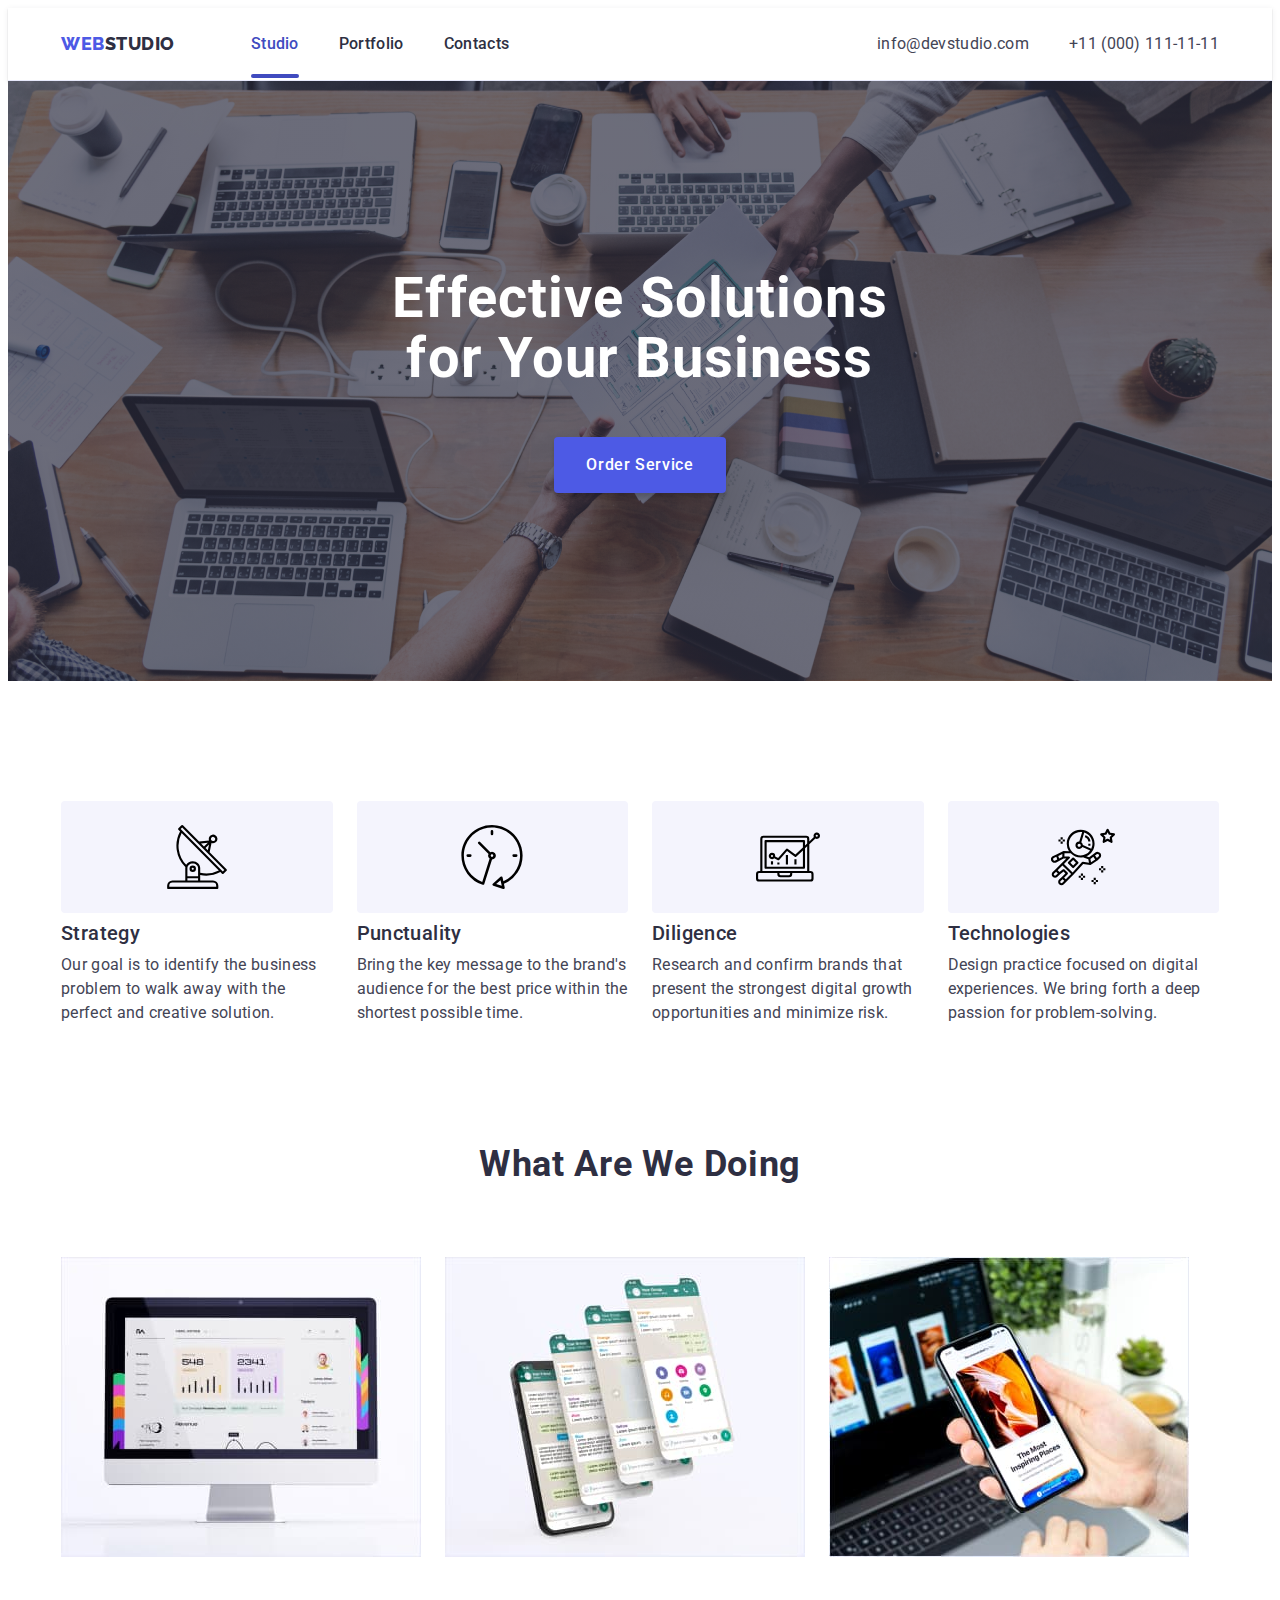
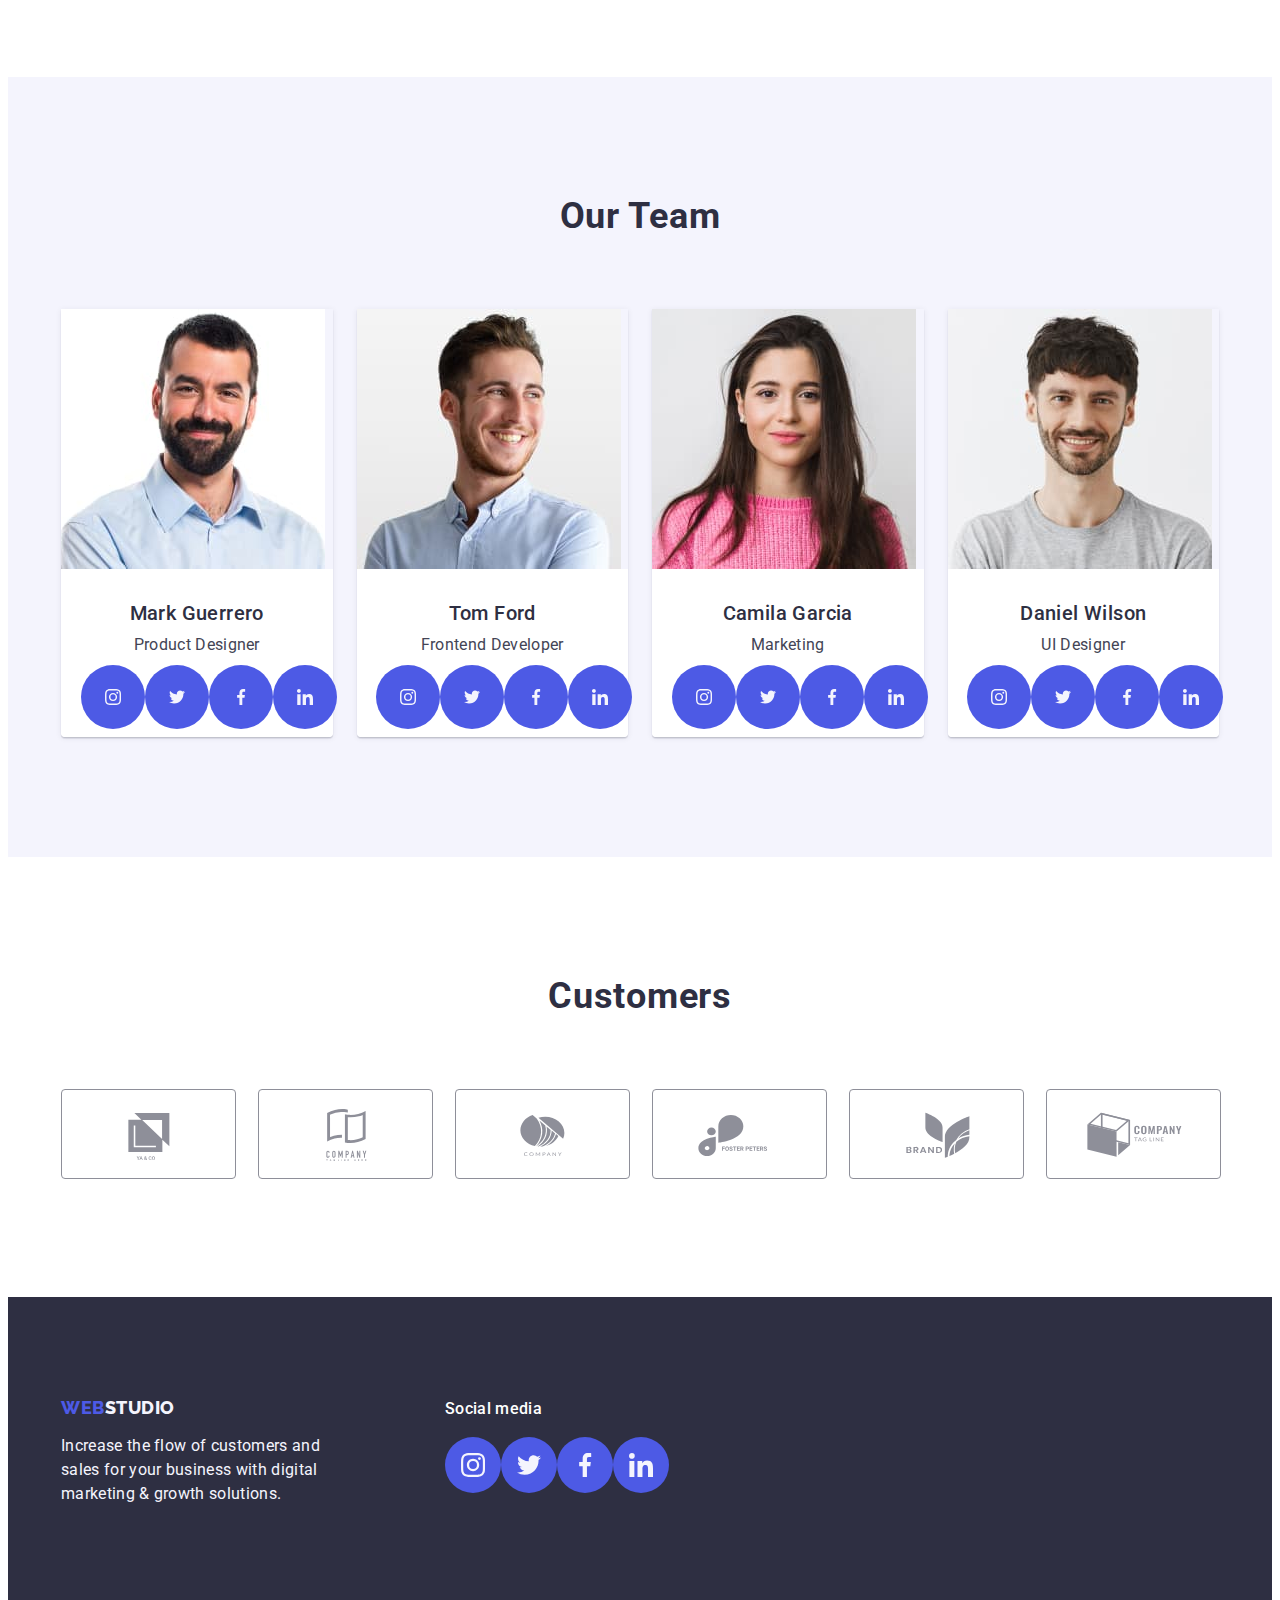
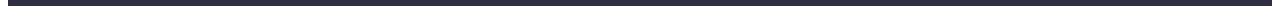
<file: index.html>
<!DOCTYPE html>
<html lang="en">
<head>
    <meta charset="UTF-8">
    <meta http-equiv="X-UA-Compatible" content="IE=edge">
    <meta name="viewport" content="width=device-width, initial-scale=1.0">
    <link rel="preconnect" href="https://fonts.googleapis.com">
    <link rel="preconnect" href="https://fonts.gstatic.com" crossorigin>
    <link
        href="https://fonts.googleapis.com/css2?family=Montserrat:ital@1&family=Raleway:wght@800&family=Roboto:wght@400;500;700;900&display=swap"
        rel="stylesheet">
    <title>Document</title>
    <link rel="stylesheet" href="https://cdnjs.cloudflare.com/ajax/libs/modern-normalize/2.0.0/modern-normalize.min.css"
        integrity="sha512-4xo8blKMVCiXpTaLzQSLSw3KFOVPWhm/TRtuPVc4WG6kUgjH6J03IBuG7JZPkcWMxJ5huwaBpOpnwYElP/m6wg=="
        crossorigin="anonymous" referrerpolicy="no-referrer" />
    <link rel="stylesheet" href="./css/styles.css">
</head>
<body>
    
    <!-- header-->

<header class="header">
    <div class="container header-container" >    
     <nav class="header-navigations">       
                <a class="header-logo link" href="./index.html">Web<span class="header-span">Studio</span></a> 
          <ul class="header-menu list">        
              <li class="header-menu-item">
                <a class="header-menu-link link current" href="./index.html">Studio</a>
              </li>    
              <li class="header-menu-item">
                <a class="header-menu-link link" href="./portfolio.html">Portfolio</a>
              </li>
              <li class="header-menu-item">     
                <a class="header-menu-link link" href="">Contacts</a>
              </li>
          </ul>
     </nav>
      <address class="header-address list">
          <ul class="header-address-list list">
              <li class="header-address-item">
               <a class="header-address-link link" href="mailto:info@devstudio.com">info@devstudio.com</a>
              </li>
              <li class="header-address-item">
               <a class="header-address-link link" href="tel:+110001111111">+11 (000) 111-11-11</a>
              </li>
          </ul>
      </address>
    </div>
</header>

<!--hero-->

<main>
 <section class="hero-head">
       <div class="container hero-container">
          <h1 class="title">Effective Solutions for Your Business</h1>
          <button  class="hero-btn" type="button" data-modal-open>Order Service</button>
       </div>
  </section>

<!-- business' solution-->

<section class="solutions">
    <div class="container">
       <h2 class="visually-hidden" >business' solution</h2>
           <ul class="advantage-list">
               <li class="advantage-item">
                    <div class="advantage-block">
                       <svg class="advantage-icon" width="64" height="64">
                         <use href="./images/icons.svg#icon-antena"></use>
                       </svg>
                    </div>
               </li>
               <li class="advantage-item">
                    <div class="advantage-block">
                       <svg class="advantage-icon" width="64" height="64">
                         <use href="./images/icons.svg#icon-clock"></use>
                       </svg>
                    </div>
               </li>
               <li class="advantage-item">
                    <div class="advantage-block">
                       <svg class="advantage-icon" width="64" height="64">
                         <use href="./images/icons.svg#icon-diagram"></use>
                       </svg>
                    </div>
               </li>
               <li class="advantage-item">
                    <div class="advantage-block">
                       <svg class="advantage-icon" width="64" height="64">
                         <use href="./images/icons.svg#icon-astronaut"></use>
                       </svg>
                    </div>
               </li>
           </ul>
      <ul class="solutions-list list">
          <li class="solutions-item">
                 <h3 class="solutions-subtitle">Strategy</h3>
                 <p class="solutions-text">Our goal is to identify the business
                   problem to walk away with the perfect and creative solution.
                 </p>
          </li>
          <li class="solutions-item">  
                 <h3 class="solutions-subtitle">Punctuality</h3>
                 <p class="solutions-text">Bring the key message to the brand's audience for the best price within the shortest possible time.
                 </p>
          </li>
          <li class="solutions-item">    
                 <h3 class="solutions-subtitle">Diligence</h3>
                 <p class="solutions-text">Research and confirm brands that present the strongest digital growth opportunities and minimize risk.
                 </p>
          </li>
          <li class="solutions-item">     
                 <h3 class="solutions-subtitle">Technologies</h3>
                 <p class="solutions-text">Design practice focused on digital experiences. We bring forth a deep passion for problem-solving.
                 </p>
          </li>      
   </ul>
</div>      
</section>   

<!--ouer work-->

<section class="app">
    <div class="container">
      <h2 class="subtitle-app">What are we doing</h2>
      <ul class="app-list list">
         <li class="app-item">
               <img src="./images/imgstudio/desctop/monitor.jpg" alt="computer's monitor"
               width="360"/>
         </li>
         <li class="app-item">
               <img src="./images/imgstudio/desctop/telefon.jpg" alt="telefon's multidisplay"
               width="360"/>
         </li>
         <li class="app-item">
               <img src="./images/imgstudio/desctop/telefoninhand.jpg" alt="telefon in a hand"
               width="360"/>
         </li>
      </ul>
    </div>
</section>

<!--personal-->

<section class="personal">
    <div class="container">
        <h2 class="title-personal">
         Our Team
        </h2>
      <ul class="personal-list list">
           <li class="personal-item">
                <img src="./images/imgstudio/team/pr_designer.jpg" alt="product designer"
                width="264"/>
              <div class="personal-name">
                     <h3 class="subtitle-personal">Mark Guerrero
                     </h3>
                     <p class="personal-job">Product Designer</p>
                     
                     <ul class="personal-soc-list">
                      <li class="personal-soc-item">
                        <a class="personal-soc-link" href="" target="_blank" rel="nooperer noreferrer">
                          <svg class="personal-soc-icon" width="16" height="16">
                            <use href="./images/icons.svg#icon-instagram"></use>
                          </svg>
                        </a>
                      </li>
                      <li class="personal-soc-item">
                          <a class="personal-soc-link" href="" target="_blank" rel="nooperer noreferrer">
                            <svg class="personal-soc-icon" width="16" height="16">
                              <use href="./images/icons.svg#icon-twitter"></use>
                            </svg>
                          </a>
                      </li>
                      <li class="personal-soc-item">
                          <a class="personal-soc-link" href="" target="_blank" rel="nooperer noreferrer">
                            <svg class="personal-soc-icon" width="16" height="16">
                              <use href="./images/icons.svg#icon-facebook"></use>
                            </svg>
                          </a>
                      </li>
                      <li class="personal-soc-item">
                          <a class="personal-soc-link" href="" target="_blank" rel="nooperer noreferrer">
                            <svg class="personal-soc-icon" width="16" height="16">
                              <use href="./images/icons.svg#icon-linkedin"></use>
                            </svg>
                          </a>
                      </li>
                     </ul>
              </div>
           </li>
           <li class="personal-item">
                <img src="./images/imgstudio/team/fr_developer.jpg" alt="frontend developer"
                 width="264"/>
              <div class="personal-name">
                     <h3 class="subtitle-personal">Tom Ford
                     </h3>
                     <p class="personal-job">Frontend Developer</p>
                      <ul class="personal-soc-list">
                        <li class="personal-soc-item">
                          <a class="personal-soc-link" href="" target="_blank" rel="nooperer noreferrer">
                            <svg class="personal-soc-icon" width="16" height="16">
                              <use href="./images/icons.svg#icon-instagram"></use>
                            </svg>
                          </a>
                        </li>
                        <li>
                          <a class="personal-soc-link" href="" target="_blank" rel="nooperer noreferrer">
                            <svg class="personal-soc-icon" width="16" height="16">
                              <use href="./images/icons.svg#icon-twitter"></use>
                            </svg>
                          </a>
                        </li>
                        <li>
                          <a class="personal-soc-link" href="" target="_blank" rel="nooperer noreferrer">
                            <svg class="personal-soc-icon" width="16" height="16">
                              <use href="./images/icons.svg#icon-facebook"></use>
                            </svg>
                          </a>
                        </li>
                        <li>
                          <a class="personal-soc-link" href="" target="_blank" rel="nooperer noreferrer">
                            <svg class="personal-soc-icon" width="16" height="16">
                              <use href="./images/icons.svg#icon-linkedin"></use>
                            </svg>
                          </a>
                        </li>
                      </ul>
              </div>
           </li>
           <li class="personal-item">
                <img src="./images/imgstudio/team/marketing.jpg" alt="marketer"
                width="264"/>
              <div class="personal-name">
                     <h3 class="subtitle-personal">Camila Garcia
                     </h3>
                     <p class="personal-job">Marketing</p>
                        <ul class="personal-soc-list">
                          <li class="personal-soc-item">
                            <a class="personal-soc-link" href="" target="_blank" rel="nooperer noreferrer">
                              <svg class="personal-soc-icon" width="16" height="16">
                                <use href="./images/icons.svg#icon-instagram"></use>
                              </svg>
                            </a>
                          </li>
                          <li>
                            <a class="personal-soc-link" href="" target="_blank" rel="nooperer noreferrer">
                              <svg class="personal-soc-icon" width="16" height="16">
                                <use href="./images/icons.svg#icon-twitter"></use>
                              </svg>
                            </a>
                          </li>
                          <li>
                            <a class="personal-soc-link" href="" target="_blank" rel="nooperer noreferrer">
                              <svg class="personal-soc-icon" width="16" height="16">
                                <use href="./images/icons.svg#icon-facebook"></use>
                              </svg>
                            </a>
                          </li>
                          <li>
                            <a class="personal-soc-link" href="" target="_blank" rel="nooperer noreferrer">
                              <svg class="personal-soc-icon" width="16" height="16">
                                <use href="./images/icons.svg#icon-linkedin"></use>
                              </svg>
                            </a>
                          </li>
                        </ul>
              </div>
          </li>
          <li class="personal-item">
               <img src="./images/imgstudio/team/ul_designer.jpg" alt=" ul designer"
               width="264"/>
              <div class="personal-name">
                     <h3 class="subtitle-personal">Daniel Wilson
                     </h3>
                     <p class="personal-job">UI Designer</p>
                      <ul class="personal-soc-list">
                        <li class="personal-soc-item">
                          <a class="personal-soc-link" href="" target="_blank" rel="nooperer noreferrer">
                            <svg class="personal-soc-icon" width="16" height="16">
                              <use href="./images/icons.svg#icon-instagram"></use>
                            </svg>
                          </a>
                        </li>
                        <li>
                          <a class="personal-soc-link" href="" target="_blank" rel="nooperer noreferrer">
                            <svg class="personal-soc-icon" width="16" height="16">
                              <use href="./images/icons.svg#icon-twitter"></use>
                            </svg>
                          </a>
                        </li>
                        <li>
                          <a class="personal-soc-link" href="" target="_blank" rel="nooperer noreferrer">
                            <svg class="personal-soc-icon" width="16" height="16">
                              <use href="./images/icons.svg#icon-facebook"></use>
                            </svg>
                          </a>
                        </li>
                        <li>
                          <a class="personal-soc-link" href="" target="_blank" rel="nooperer noreferrer">
                            <svg class="personal-soc-icon" width="16" height="16">
                              <use href="./images/icons.svg#icon-linkedin"></use>
                            </svg>
                          </a>
                        </li>
                      </ul>
              </div>
          </li>
       </ul>
    </div>
  </section>

<!-------------CUSTOMERS--------------->

  <section class="customers">
        <div class="container">
            <h2 class="customers-title">Customers</h2>
            <ul class="customers-list">
              <li class="customers-item">
                 <a class="customers-link" href="" target="_blank" rel="nooperer noreferrer">
                  <svg class="customers-icon" width="104" height="56">
                    <use href="./images/icons.svg#icon-Logo"></use>
                  </svg>
                  </a>
              </li>
              <li class="customers-item">
                <a class="customers-link" href="" target="_blank" rel="nooperer noreferrer">
                  <svg class="customers-icon" width="104" height="56">
                    <use href="./images/icons.svg#icon-Logo-1"></use>
                  </svg>
                  </a>
              </li>
              <li class="customers-item">
                <a class="customers-link" href="" target="_blank" rel="nooperer noreferrer">
                  <svg class="customers-icon" width="104" height="56">
                    <use href="./images/icons.svg#icon-Logo-2"></use>
                  </svg>
                  </a>
              </li>
              <li class="customers-item">
                <a class="customers-link" href="" target="_blank" rel="nooperer noreferrer">
                  <svg class="customers-icon" width="104" height="56">
                    <use href="./images/icons.svg#icon-Logo-3"></use>
                  </svg>
                  </a>
              </li>
              <li class="customers-item">
                <a class="customers-link" href="" target="_blank" rel="nooperer noreferrer">
                  <svg class="customers-icon" width="104" height="56">
                    <use href="./images/icons.svg#icon-Logo-4"></use>
                  </svg>
                  </a>
              </li>
              <li class="customers-item">
                <a class="customers-link" href="" target="_blank" rel="nooperer noreferrer">
                  <svg class="customers-icon" width="104" height="56">
                    <use href="./images/icons.svg#icon-Logo-5"></use>
                  </svg>
                  </a>
              </li>
            </ul>
        </div>
  </section>
</main>

<!--------------------footer------------->


<footer class="footer-panel">
  <div class="container footer-generation">
    <div class="footer-text">
      <a class="footer-logo link" href="./index.html">Web<span class="footer-span">Studio</span></a>
      <p class="footer-text">Increase the flow of customers and sales for your business with digital marketing &
        growth solutions.</p>
    </div>
    <div class="footer-soc">
      <p class="footer-subtitle-soc">Social media</p>
      <ul class="footer-soc-list">
        <li class="footer-soc-item">
          <a class="footer-soc-link" href="" target="_blank" rel="nooperer noreferrer">
            <svg class="footer-soc-icon" width="24" height="24">
              <use href="./images/icons.svg#icon-instagram"></use>
            </svg>
          </a>
        </li>
        <li class="footer-soc-item">
          <a class="footer-soc-link" href="" target="_blank" rel="nooperer noreferrer">
            <svg class="footer-soc-icon" width="24" height="24">
              <use href="./images/icons.svg#icon-twitter"></use>
            </svg>
          </a>
        </li>
        <li class="footer-soc-item">
          <a class="footer-soc-link" href="" target="_blank" rel="nooperer noreferrer">
            <svg class="footer-soc-icon" width="24" height="24">
              <use href="./images/icons.svg#icon-facebook"></use>
            </svg>
          </a>
        </li>
        <li class="footer-soc-item">
          <a class="footer-soc-link" href="" target="_blank" rel="nooperer noreferrer">
            <svg class="footer-soc-icon" width="24" height="24">
              <use href="./images/icons.svg#icon-linkedin"></use>
            </svg>
          </a>
        </li>
      </ul>
    </div>
  </div>
</footer>
<div class="backdrop is-hidden" data-modal>
    <div class="modal">
      <button type="button" class="modal-btn" data-modal-close>
        <svg class="modal-close" width="8" height="8">
          <use href="./images/icons.svg#icon-close-black"></use>
        </svg>
      </button> 
    </div>
</div>
<script src="./js/modal.js"></script>
</body>
</html>
</file>
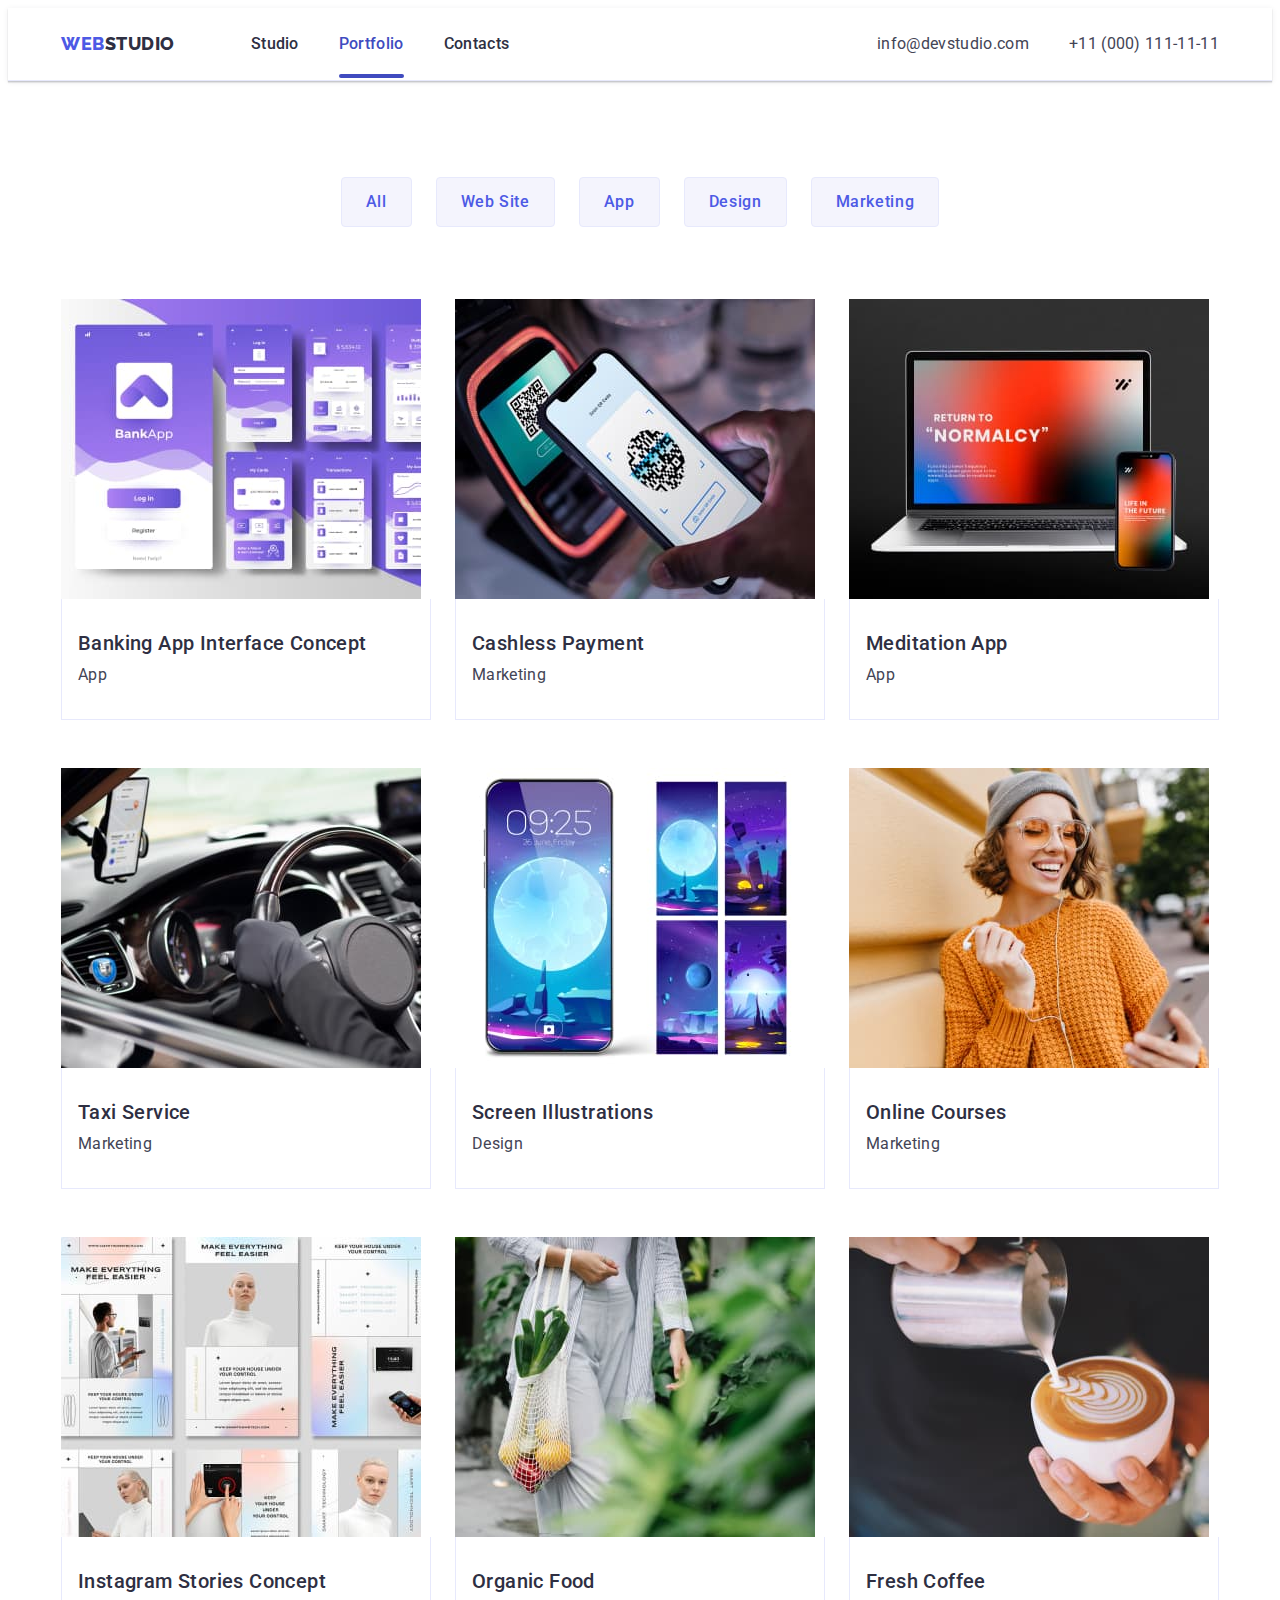
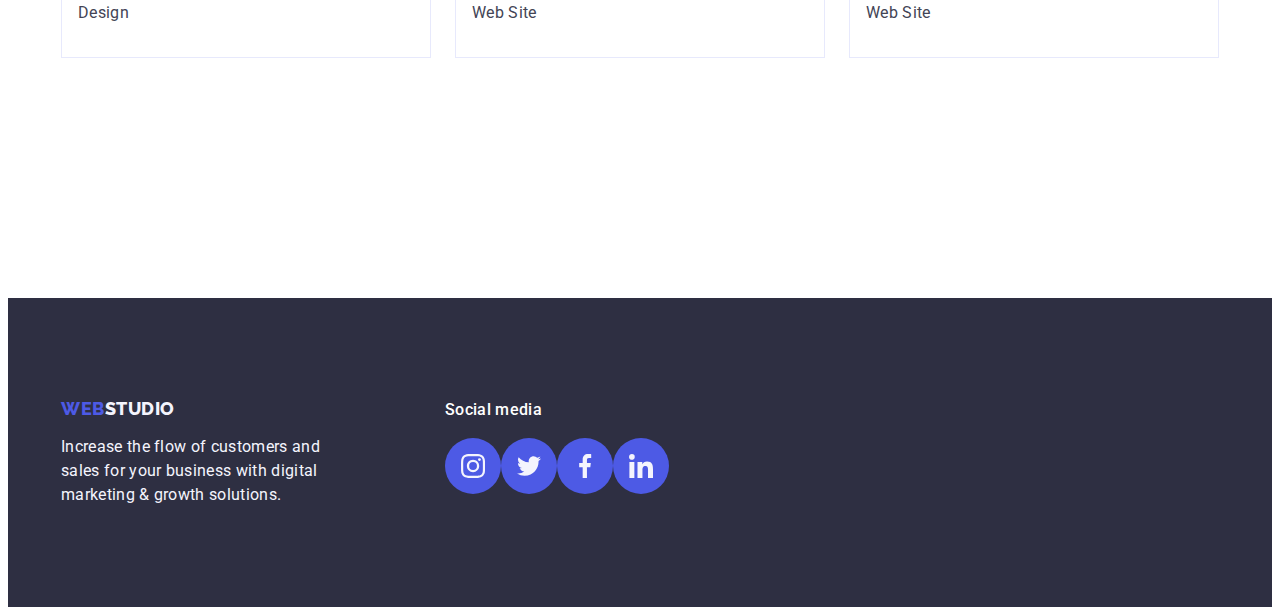
<file: portfolio.html>
<!DOCTYPE html>
 <html lang="en">
 <head>
    <meta charset="UTF-8">
    <meta http-equiv="X-UA-Compatible" content="IE=edge">
    <meta name="viewport" content="width=device-width, initial-scale=1.0">
    <link rel="preconnect" href="https://fonts.googleapis.com">
    <link rel="preconnect" href="https://fonts.gstatic.com" crossorigin>
    <link
        href="https://fonts.googleapis.com/css2?family=Montserrat:ital@1&family=Raleway:wght@800&family=Roboto:wght@400;500;700;900&display=swap"
        rel="stylesheet">
    <title>Document</title>
    <link rel="stylesheet" href="https://cdnjs.cloudflare.com/ajax/libs/modern-normalize/2.0.0/modern-normalize.min.css"
        integrity="sha512-4xo8blKMVCiXpTaLzQSLSw3KFOVPWhm/TRtuPVc4WG6kUgjH6J03IBuG7JZPkcWMxJ5huwaBpOpnwYElP/m6wg=="
        crossorigin="anonymous" referrerpolicy="no-referrer" />
    <link rel="stylesheet" href="./css/styles.css">
</head>
<body>
    
    <!-- header-->
    
    <header class="header">
        <div class="container header-container">
        <nav class="header-navigations">
            <a href="./index.html" class="header-logo link">Web<span class="header-span">Studio</span></a>
            <ul class="header-menu list">
                <li class="header-menu-item">
                    <a class="header-menu-link link" href="./index.html">Studio</a>
                </li>
                <li class="header-menu-item">
                    <a class="header-menu-link link current" href="./portfolio.html">Portfolio</a>
                </li>
                <li class="header-menu-item">
                    <a class="header-menu-link link" href="">Contacts</a>
                </li>
            </ul>
        </nav>
        <address class="header-address">
            <ul class="header-address-list list">
                <li class="header-address-item">
                    <a class="header-address-link link" href="mailto:info@devstudio.com">info@devstudio.com</a>
                </li>
                <li class="header-address-item">
                    <a class="header-address-link link" href="tel:+110001111111">+11 (000) 111-11-11</a>
                </li>
            </ul>
        </address>
        </div>
    </header>

    <!--hero-->

    <main>
     <section class="hero">
      <div class="container">
       <h1 class="visually-hidden"> ouer offers </h1>
        <ul class="hero-menu list">
           <li class="hero-menu-item"><button type="button" class="hero-button-all">All</button></li>
           <li class="hero-menu-item"><button type="button" class="hero-button-all">Web Site</button></li>
           <li class="hero-menu-item"><button type="button" class="hero-button-all">App</button></li>         
           <li class="hero-menu-item"><button type="button" class="hero-button-all">Design</button></li>
           <li class="hero-menu-item"><button type="button" class="hero-button-all">Marketing</button></li>
       </ul>
       
       
     <!--bussiness icons-->
     
   
        <ul class="images-list list">
           <li class="images-item">
                 <a href="#" class="images-link link">
                    <div class="images-cover-block">
                            <img src="./images/portfolio/app/banckingapp.jpg" alt="icons of bancking interface" width="360"/>
                            <p class="text-overlay">14 Stylish and User-Friendly App Design Concepts · Task Manager App · Calorie Tracker App · Exotic Fruit Ecommerce App ·
                            Cloud Storage App</p>
                    </div>   
                      <div class="topic">
                          <h2 class="images-name">Banking App Interface Concept</h2>
                          <p class="images-topic">App</p>
                      </div>
                 </a>
            </li>
            <li class="images-item">
                 <a href="#" class="images-link link">
                     <div class="images-cover-block">
                         <img src="./images/portfolio/app/payments.jpg" alt="payment bui telefon" width="360"/>
                         <p class="text-overlay">14 Stylish and User-Friendly App Design Concepts · Task Manager App · Calorie Tracker App ·
                            Exotic Fruit Ecommerce App ·
                            Cloud Storage App</p>
                     </div>
                     <div class="topic">
                          <h2 class="images-name">Cashless Payment</h2>
                          <p class="images-topic">Marketing</p>
                     </div>
                 </a>
            </li>
           <li class="images-item">
                 <a href="#" class="images-link link">
                     <div class="images-cover-block">
                       <img src="./images/portfolio/app/meditationapp.jpg" alt="app for meditations" width="360"/>
                        <p class="text-overlay">14 Stylish and User-Friendly App Design Concepts · Task Manager App · Calorie Tracker App ·
                            Exotic Fruit Ecommerce App ·
                            Cloud Storage App</p>
                     </div>
                     <div class="topic">
                          <h2 class="images-name">Meditation App</h2>
                          <p class="images-topic">App</p>
                     </div>
                 </a>     
            </li>
            <li class="images-item">
                 <a href="#" class="images-link link">
                    <div class="images-cover-block">
                        <img src="./images/portfolio/app/taxiapp.jpg" alt="app for taxi" width="360"/>
                        <p class="text-overlay">14 Stylish and User-Friendly App Design Concepts · Task Manager App · Calorie Tracker App ·
                        Exotic Fruit Ecommerce App ·
                        Cloud Storage App</p>
                    </div>
                     <div class="topic">
                          <h2 class="images-name">Taxi Service</h2>
                          <p class="images-topic">Marketing</p>
                     </div>
                 </a>
            </li>
            <li class="images-item">
                 <a href="#" class="images-link link">
                    <div class="images-cover-block">
                        <img src="./images/portfolio/app/ilustrations.jpg" alt="phone screen design" width="360"/>
                        <p class="text-overlay">14 Stylish and User-Friendly App Design Concepts · Task Manager App · Calorie Tracker App ·
                        Exotic Fruit Ecommerce App ·
                        Cloud Storage App</p>
                    </div>
                     <div class="topic">
                         <h2 class="images-name">Screen Illustrations</h2>
                         <p class="images-topic">Design</p>
                     </div>
                 </a>
            </li>
            <li class="images-item">
                 <a href="#" class="images-link link">
                    <div class="images-cover-block">
                        <img src="./images/portfolio/app/onlinecourses.jpg" alt="woman stady online" width="360"/>
                        <p class="text-overlay">14 Stylish and User-Friendly App Design Concepts · Task Manager App · Calorie Tracker App ·
                        Exotic Fruit Ecommerce App ·
                        Cloud Storage App</p>
                    </div>
                     <div class="topic">
                         <h2 class="images-name">Online Courses</h2>
                         <p class="images-topic">Marketing</p>
                     </div>
                 </a>
            </li>
            <li class="images-item">
                 <a href="#" class="images-link link">
                    <div class="images-cover-block">
                        <img src="./images/portfolio/app/instagramdesign.jpg" alt="instagram stories" width="360"/>
                        <p class="text-overlay">14 Stylish and User-Friendly App Design Concepts · Task Manager App · Calorie Tracker App ·
                        Exotic Fruit Ecommerce App ·
                        Cloud Storage App</p>
                    </div>
                     <div class="topic">
                         <h2 class="images-name">Instagram Stories Concept</h2>
                         <p class="images-topic">Design</p>
                     </div>
                 </a>
            </li>
            <li class="images-item">
                 <a href="#" class="images-link link">
                     <div class="images-cover-block">
                        <img src="./images/portfolio/app/organicfood.jpg" alt="fruits and vegetables in a basket" width="360"/>
                        <p class="text-overlay">14 Stylish and User-Friendly App Design Concepts · Task Manager App · Calorie Tracker App ·
                        Exotic Fruit Ecommerce App ·
                        Cloud Storage App</p>
                    </div>
                     <div class="topic">
                         <h2 class="images-name">Organic Food</h2>
                         <p class="images-topic">Web Site</p>
                     </div>
                 </a>
            </li>
            <li class="images-item">
                  <a href="#" class="images-link link">
                    <div class="images-cover-block">
                        <img src="./images/portfolio/app/coffeeshop.jpg" alt="bartender pouring cream into a cup of coffee360" width="360"/>
                        <p class="text-overlay">14 Stylish and User-Friendly App Design Concepts · Task Manager App · Calorie Tracker App ·
                        Exotic Fruit Ecommerce App ·
                        Cloud Storage App</p>
                    </div>
                     <div class="topic">
                         <h2 class="images-name">Fresh Coffee</h2>
                         <p class="images-topic">Web Site</p>
                     </div>
                 </a>
            </li>
        </ul>
       </div>
     </section>   
 </main>
    
    <!--------------footer----------------->
    
    <footer class="footer-panel">
    <div class="container footer-generation">
      <div class="footer-text">
            <a class="footer-logo link" href="./index.html">Web<span class="footer-span">Studio</span></a>
            <p class="footer-text">Increase the flow of customers and sales for your business with digital marketing &
                growth solutions.</p>
        </div>
        <div class="footer-soc">
            <p class="footer-subtitle-soc">Social media</p>
            <ul class="footer-soc-list">
                <li class="footer-soc-item">
                    <a class="footer-soc-link" href="" target="_blank" rel="nooperer noreferrer">
                        <svg class="footer-soc-icon" width="24" height="24">
                            <use href="./images/icons.svg#icon-instagram"></use>
                        </svg>
                    </a>
                </li>
                <li class="footer-soc-item">
                    <a class="footer-soc-link" href="" target="_blank" rel="nooperer noreferrer">
                        <svg class="footer-soc-icon" width="24" height="24">
                            <use href="./images/icons.svg#icon-twitter"></use>
                        </svg>
                    </a>
                </li>
                <li class="footer-soc-item">
                    <a class="footer-soc-link" href="" target="_blank" rel="nooperer noreferrer">
                        <svg class="footer-soc-icon" width="24" height="24">
                            <use href="./images/icons.svg#icon-facebook"></use>
                        </svg>
                    </a>
                </li>
                <li class="footer-soc-item">
                    <a class="footer-soc-link" href="" target="_blank" rel="nooperer noreferrer">
                        <svg class="footer-soc-icon" width="24" height="24">
                            <use href="./images/icons.svg#icon-linkedin"></use>
                        </svg>
                    </a>
                </li>
            </ul>
        </div>
     </div>
    </footer>
</body>
</html>
</file>
<file: css/styles.css>
/*------------------index.html-------------------*/
 :root {
     --color-button: #4d5ae5;
     --background-button: #F4F4FD;
     --main-text-color: #434455;
     --background-color: #FFFFFF;
 }

body {
font-family: 'Roboto', sans-serif;
color: #434455;
background-color: var(--background-color);
}

p, h1,h2,h3,h4,h5,h6 {
  margin-top: 0;
  margin-bottom: 0;
}

img {
    display: block;
    max-width: 100%;
     height: auto;
}

ul {
    list-style-type: none;
    margin-top: 0;
    margin-bottom: 0;
    padding-left: 0;
}

.link {
    text-decoration: none;
}

.list {
    list-style-type: none;
}

.container {
    width: 1158px;
    padding-left: 15px;
    padding-right: 15px;
    margin: 0 auto;
    
 }



/**---------------header----------------------------*/

.header-navigations {
    align-items: center;
}

.header {
    box-shadow: 0px 2px 1px rgba(46, 47, 66, 0.08),
        0px 1px 1px rgba(46, 47, 66, 0.16),
        0px 1px 6px rgba(46, 47, 66, 0.08);
}

.header {
    border-bottom: 1px solid #E7E9FC;
}

.header-container {
    display: flex;
}

.header-navigations {
    display: flex;
    flex-grow: 1;
   }

.header-logo,
.footer-logo {
    font-family: 'Raleway', sans-serif;
}

.header-logo {
    font-family: 'Raleway', sans-serif;
    font-weight: 800;
    font-size: 18px;
    line-height: 1.17;
    text-decoration: none;
    letter-spacing: 0.03em;
    text-transform: uppercase;
    color: #4D5AE5;
}

.header-span {
    color: #2E2F42;
}

.header-logo {
    margin-right: 76px;
}

.header-menu {
    display: flex;
    gap: 40px;
    }

    .header-menu-link {
    color: #404BBF;
    transition: color 250ms cubic-bezier(0.4, 0, 0.2, 1);
}


.header-address-item {
    padding-top: 24px;
    padding-bottom: 24px;
}

.header-menu-link {
    font-family: 'Roboto';
    font-weight: 500;
    font-size: 16px;
    line-height: 1.5;
    text-decoration: none;
    letter-spacing: 0.02em;
    color: #2E2F42;
    padding-top: 24px;
    padding-bottom: 24px;
}

.header-menu-link:hover,
.header-menu-link:focus {
    color: #404BBF;
}

.current {
   position: relative;
}

.current::after {
    content: '';
    position: absolute;
    left: 0;
    bottom: -1px;
    width: 100%;
    height: 4px;
    border-radius: 2px;
    background-color: #404BBF;
    }
 
  
.header-menu-link.current {
    color: #404bbf;
}

.header-address-link {
    font-family: 'Roboto';
    font-style: normal;
    font-weight: 400;
    font-size: 16px;
    line-height: 1.5;
    letter-spacing: 0.02em;
    color: #434455;
}

.header-address-link:hover,
.header-address-link:focus {
    color: #404BBF;
}

.header-address-link {
    transition: color 250ms cubic-bezier(0.4, 0, 0.2, 1);
    }


.header-address-list {
    display: flex;
    gap: 40px;
}


/*-------------------HERO------------------------*/





.hero-head {
    background-image: linear-gradient(rgba(46, 47, 66, 0.7),
     rgba(46, 47, 66, 0.7)),
      url(../images/imgstudio/hero-image/people-office.jpg);
    max-width: 1440px;
    background-repeat: no-repeat;
    background-position: center;
    background-size: cover;
    padding-top: 188px;
    padding-bottom: 188px;
   }

    .title {
        font-weight: 700;
        font-size: 56px;
        line-height: 1.07;
        text-align: center;
        letter-spacing: 0.02em;
        color: #FFFFFF;
        max-width: 496px;
        width: 100%;
        height: 100%;
        margin: auto;
        margin-bottom: 48px;
        }




.hero-btn {
        font-family: inherit;
        font-weight: 500;
        font-size: 16px;
        line-height: 1.5;
        letter-spacing: 0.04em;
        color: var(--background-color);
        background-color: var(--color-button);
        cursor: pointer;
        box-shadow: 0px 4px 4px rgba(0, 0, 0, 0.15);
            border-radius: 4px;
            padding: 16px 32px;
            min-width: 169px;
            height: 56px;
            border: none;
            display: block;
            margin: 0 auto;
            transition: background-color 250ms
             cubic-bezier(0.4, 0, 0.2, 1);
}
           

.hero-btn:hover,
.hero-btn:focus {
    background-color: #404BBF;
    color: #FFFFFF;
}  

/**----------------------bussiness solutions-personal------------------------*/

.visually-hidden {
    position: absolute;
    width: 1px;
    height: 1px;
    margin: -1px;
    border: 0;
    padding: 0;
    white-space: nowrap;
    clip-path: inset(100%);
    clip: rect(0 0 0 0);
    overflow: hidden;
}

.solutions {
padding-top: 120px;
padding-bottom: 120px;
}

.advantage-list {
    display: flex;
    gap: 24px;
}

.advantage-item {
width: calc((100% - 72px) / 4);
cursor: pointer;
}


.advantage-item:hover,
.advantage-item:focus {
   box-shadow:0px 1px 6px rgba(46, 47, 67, 0.08),
    0px 1px 1px rgba(47, 46, 66, 0.16),
    0px 2px 1px rgba(47, 46, 66, 0..08);
   transition: transform 250ms cubic-bezier(0.4, 0, 0.2, 1); 
}

.advantage-block {
    display: flex;
    align-items: center;
    justify-content: center;
    height: 112px;
    background-color: #f4f4fd;
    border-radius: 4px;
    margin-bottom: 8px;
}

.solutions-list {
    display: flex;
    gap: 24px;
}

.solutions-item {
    width: calc((100% - 72px) / 4);
}

.solutions-subtitle,
.subtitle-personal {
        font-weight: 500;
        font-size: 20px;
        line-height: 1.2;
        letter-spacing: 0.02em;
        color: #2E2F42;
        margin-bottom: 8px;
}

/**-----------------p-personal work--------------------------*/

.solutions-text,
.personal-job {
        font-weight: 400;
        font-size: 16px;
        line-height: 1.5;
        letter-spacing: 0.02em;
        color: #434455;
}

/**-----------------h2+h2-----------------------------*/
.app {
    padding-bottom: 120px;
}

.subtitle-app,
.title-personal {
            font-weight: 700;
            font-size: 36px;
            line-height: 1.11;
            letter-spacing: 0.02em;
            text-transform: capitalize;
            text-align: center;
            color: #2E2F42;
}

/**--------------------images--------------------*/

.subtitle-app {
    margin-bottom: 72px;
}

.app-list {
    display: flex;
    gap: 24px;
}

/**--------------------ouer team------------------------*/


.personal {
    background: #F4F4FD;
    padding-top: 120px;
    padding-bottom: 120px;
    
}

.title-personal {
    margin-bottom: 72px;
}

.subtitle-personal {
    text-align: center;
    margin-bottom: 8px;
}

.personal-job {
   text-align: center;
   margin-bottom: 8px; 
}

.personal-list {
    display: flex;
    gap: 24px;
     }

.personal-soc-list {
    display: flex;
    gap: 24px;
    justify-content: center;
    }

   .personal-soc-item {
    width: 40px;
    height: 40px;
    transition: background-color 250ms
     cubic-bezier(0.4, 0, 0.2, 1);
}
    
.personal-soc-link {
padding: 12px;
fill: #F4F4FD;
background-color: #4D5AE5;
border: hidden;
border-radius: 50%;
width: 100%;
height: 100%;
display: flex;
align-items: center;
justify-content: center;
transition: background-color 250ms
 cubic-bezier(0.4, 0, 0.2, 1);
}

.personal-soc-link:hover,
.personal-soc-link:focus {
background-color: #404BBF;
}
    
.personal-item {
    width: calc((100% - 72px) / 4);
}

.personal-item {
        box-shadow: 0px 1px 6px rgba(46, 47, 66, 0.08),
         0px 1px 1px rgba(46, 47, 66, 0.16),
          0px 2px 1px rgba(46, 47, 66, 0.08);
        border-radius: 0px 0px 4px 4px;
        }

        .personal-name {
    background-color: #FFFFFF;
    padding: 32px 0;
    border-radius: 0px 0px 4px 4px;
}

/*-------------CUSTOMERS--------------*/

.customers {
    padding-top: 120px;
    padding-bottom: 120px;
}

.customers-title {
    font-weight: 700;
    text-transform: capitalize;
    font-size: 36px;
    line-height: 1.11;
    text-align: center;
    color: #2E2F42
}
.customers-title {
    margin-bottom: 72px;
}

.customers-list {
    display: flex;
    gap: 24px;
}

.customers-item {
    width: 168px;
     height: 88px;
    background-color: #FFFFFF;
    width: calc((100% - 24px * 5) / 6);
    }

.customers-link {
    color: #8E8F99;
    border: 1px solid #8E8F99;
    border-radius: 4px;
    display: flex;
    align-items: center;
    justify-content: center;
    width: 100%;
    height: 100%;
    transition: border-color 250ms
     cubic-bezier(0.4, 0, 0.2, 1),
        color 250ms cubic-bezier(0.4, 0, 0.2, 1);
}

.customers-link:hover,
.customers-link:focus {
    color: #404BBF;
border-color: #404BBF;

}

.customers-icon {
fill: currentColor;
}

/**--------------------footer---------------------------------*/

 footer {
     background: #2E2F42;
     padding-top: 100px;
     padding-bottom: 100px;
     }

 .footer-logo {
     font-family: 'Raleway', sans-serif;
     font-style: normal;
     font-weight: 800;
     font-size: 18px;
     line-height: 1.17;
     text-decoration: none;
     letter-spacing: 0.03em;
     text-transform: uppercase;
     color: #4D5AE5;
     margin-bottom: 16px;
     display: inline-block;
     }

 .footer-span {
     color: #F4F4FD;
 }


 .footer-text {
     font-weight: 400;
     font-size: 16px;
     line-height: 1.5;
     letter-spacing: 0.02em;
     color: #F4F4FD;
     max-width: 264px;
     margin-right: 120px;
   }

.footer-generation {
    display: flex;
    align-items: baseline;
   }




.footer-subtitle-soc {
font-weight: 500;   
font-size: 16px;
line-height: 1.5;
letter-spacing: 0.02em;
width: 100%;
color: #FFFFFF;
margin-bottom: 16px;
}

.footer-soc-list {
    display: flex;
    gap: 16px;
}
 
.footer-soc-item {
    width: 40px;
    height: 40px;
}

.footer-soc-link {
padding: 8px;
fill: #FFFFFF;
background-color: #4D5AE5;
border: hidden;
border-radius: 50%;
width: 100%;
height: 100%;
display: flex;
align-items: center;
justify-content: center;
transition: background-color 250ms
 cubic-bezier(0.4, 0, 0.2, 1);
}

.footer-soc-link:hover,
.footer-soc-link:focus {
  background-color: #31D0AA;
  
}

.footer-soc-icon{
fill: #F4F4FD;
}

.backdrop {
    position: fixed;
    top: 0;
    z-index: 2;
    width: 100%;
    height: 100%;
    background-color: rgba(46, 47, 66, 0.4);
    transition: opacity 250ms cubic-bezier(0.4, 0, 0.2, 1),
     visibility 250ms cubic-bezier(0.4, 0, 0.2, 1);
}

.modal {
    position: absolute;
    top: 50%;
    left: 50%;
    transform: translate(-50%, -50%) scale(1);
    transition: transform 250ms cubic-bezier(0.4, 0, 0.2, 1);
    width: 408px;
    min-height: 584px;
    background-color: #FCFCFC;
    border-radius: 4px;
    box-shadow: 0px 1px 1px rgba(0, 0, 0, 0.14),
        0px 1px 3px rgba(0, 0, 0, 0.12),
        0px 2px 1px rgba(0, 0, 0, 0.2);
}

.backdrop.is-hidden .modal {
    transform: translate(-50%, -50%) scale(0);
}

.modal-btn {
    position: absolute;
    display: flex;
    top: 24px;
    right: 24px;
   width: 24px;
   height: 24px;
   border: 1px solid rgba(0, 0, 0, 0.1);
   background-color: #E7E9FC;
   border-radius: 50%;
   align-items: center;
justify-content: center;
padding: 0;
   cursor: pointer;
    transition: background-color 250ms
     cubic-bezier(0.4, 0, 0.2, 1),
        border 250ms cubic-bezier(0.4, 0, 0.2, 1);
}

.modal-btn:hover {
    background-color: #404BBF;
    color: #fff;
    border: none;
  }
.modal-btn:focus {
    background-color: #404bbf;
    border: none;
    color: #fff;
}


.modal-close {
fill: currentColor;
align-items: center;
justify-content: center;
transition: fill 250ms cubic-bezier(0.4, 0, 0.2, 1);
}

.is-hidden {
    visibility: hidden;
    opacity: 0;
    pointer-events: none;
}

.backdrop.is-hidden .modal {
transform: translate(-50%, -50%) scale(0);
}


/*------------------portfolio.html---------------*/


.link {
    text-decoration: none;
}

.list {
    list-style-type: none;
}
    /**----------------header--------------------*/
     
    
     .header-logo {
        font-family: 'Raleway', sans-serif;
        font-style: normal;
        font-weight: 800;
        font-size: 18px;
        line-height: 1.17;
        text-decoration: none;
        letter-spacing: 0.03em;
        text-transform: uppercase;
        color: #4D5AE5;
    } 
    
    .header-span {
        color: #2E2F42;
    }  
    
    ul {
        list-style-type: none;
    }
    
    .header-menu-link {
            font-family: 'Roboto';
            font-style: normal;
            font-weight: 500;
            font-size: 16px;
            line-height: 1.5;
            text-decoration: none;
            letter-spacing: 0.02em;
            color: #2E2F42;
        }
    
    .header-menu-link:hover,
    .header-menu-link:focus {
        color: #404BBF;
    }
    
    .header-address {
            font-family: 'Roboto';
            font-style: normal;
            font-weight: 400;
            font-size: 16px;
            line-height: 1.5;
            letter-spacing: 0.02em;
            color: #434455;
    }
    
    .header-address-link:hover,
    .header-address-link:focus {
        color: #404BBF;
    }
     
    /**---------------------main-buttons--------------------*/
    
    .visually-hidden {
        position: absolute;
            width: 1px;
            height: 1px;
            margin: -1px;
            border: 0;
            padding: 0;
            white-space: nowrap;
            clip-path: inset(100%);
            clip: rect(0 0 0 0);
            overflow: hidden;
    }
    
    .hero {
        padding-top: 96px;
        padding-bottom: 120px;
        }
    
        .hero-menu {
        display: flex; 
        gap: 24px;
        justify-content: center;
        margin-bottom: 72px;
       }
    .hero-menu-item {
        transition: color 250ms cubic-bezier(0.4, 0, 0.2, 1),
            background-color 250ms cubic-bezier(0.4, 0, 0.2, 1),
            border-color 250ms cubic-bezier(0.4, 0, 0.2, 1),
            box-shadow 250ms cubic-bezier(0.4, 0, 0.2, 1);
    }
       

    .hero-button-all {
                    font-family: inherit;
                    font-style: normal;
                    font-weight: 500;
                    font-size: 16px;
                    line-height: 1.5;
                    letter-spacing: 0.04em;
                    color: var(--color-button);
                    background-color: var(--background-button);
                    cursor: pointer;
                    border: 1px solid #E7E9FC;
                    border-radius: 4px;
                    padding: 12px 24px;
                    transition: color 250ms cubic-bezier(0.4, 0, 0.2, 1),
                            background-color 250ms cubic-bezier(0.4, 0, 0.2, 1),
                            border-color 250ms cubic-bezier(0.4, 0, 0.2, 1),
                            box-shadow 250ms cubic-bezier(0.4, 0, 0.2, 1);
                }
        
                .hero-button-all:hover,
                .hero-button-all:focus {
                    background-color: #404BBF;
                    color: #FFFFFF;
                    border: 1px solid transparent;
                    transition: transform 250ms cubic-bezier(0.4, 0, 0.2, 1);
                    box-shadow: 0px 3px 1px rgba(0, 0, 0, 0.1),
                        0px 2px 1px rgba(0, 0, 0, 0.08),
                        0px 2px 2px rgba(0, 0, 0, 0.12);
                }
        
               
    /**----------------------ouer offers------------------*/
  
    .images-list {
    display: flex;
    flex-wrap: wrap;
    gap: 48px 24px;
    margin-bottom: 120px;
  }
  
  .images-cover-block {
    position: relative;
    overflow: hidden;
    }

.text-overlay {
    top: 0;
    left: 0;
    width: 100%;
    height: 100%;
    position: absolute;
    transform: translateY(100%);
    background-color: #4D5AE5;
    Font-size: 16px;
    font-weight: 400;
    Line-height: 1.5;
    list-style: 0.02em;
    letter-spacing: 0.02em;
    color: #F4F4FD;
    padding: 40px 32px;
    align-items: center;
    transition: transform 250ms
     cubic-bezier(0.4, 0, 0.2, 1);
}


  .images-item {
    width: calc((100% - 48px) / 3);
    }

    .images-link {
    display: block;
    transition: box-shadow 250ms cubic-bezier(0.4, 0, 0.2, 1);
}

.images-link:is(:hover, :focus) {
    background-color: #FFFFFF;
    border: 1px solid #F4F4FD;
    box-shadow: 0px 1px 6px rgba(46, 47, 66, 0.08),
        0px 1px 1px rgba(46, 47, 66, 0.16),
        0px 2px 1px rgba(46, 47, 66, 0.08);
}

.images-link:is(:hover, :focus) 
    .text-overlay {
    transform: translateY(0);
   }
  
.topic {
    border-right: 1px solid #E7E9FC;
    border-bottom: 1px solid #E7E9FC;
    border-left: 1px solid #E7E9FC;
    padding-top: 32px;
    padding-bottom: 32px;
    padding-right: 16px;
    padding-left: 16px;
}

.images-name {
    margin-bottom: 8px;
}

h2 {
        font-weight: 500;
        font-size: 20px;
        line-height: 1.2;
        letter-spacing: 0.02em;
        color: #2E2F42;
    }
 
    .images-topic {
        font-weight: 400;
        font-size: 16px;
        line-height: 1.5;
        letter-spacing: 0.02em;
        color: #434455;
 }

 /*---------------footer---------------------------*/
 
 footer {
    background: #2E2F42;
    padding-top: 100px;
    padding-bottom: 100px;
 }

.footer-logo {
        font-family: 'Raleway', sans-serif;
        font-style: normal;
        font-weight: 800;
        font-size: 18px;
        line-height: 1.17;
        text-decoration: none;
        letter-spacing: 0.03em;
        text-transform: uppercase;
        color: #4D5AE5;
        margin-bottom: 16px;
        display: inline-block;
}

.footer-span {
    color: #F4F4FD;
}

.footer-text {
       font-weight: 400;
        font-size: 16px;
        line-height: 1.5;
        letter-spacing: 0.02em;
        min-width: 264px;
        color: #F4F4FD;
        }
</file>
